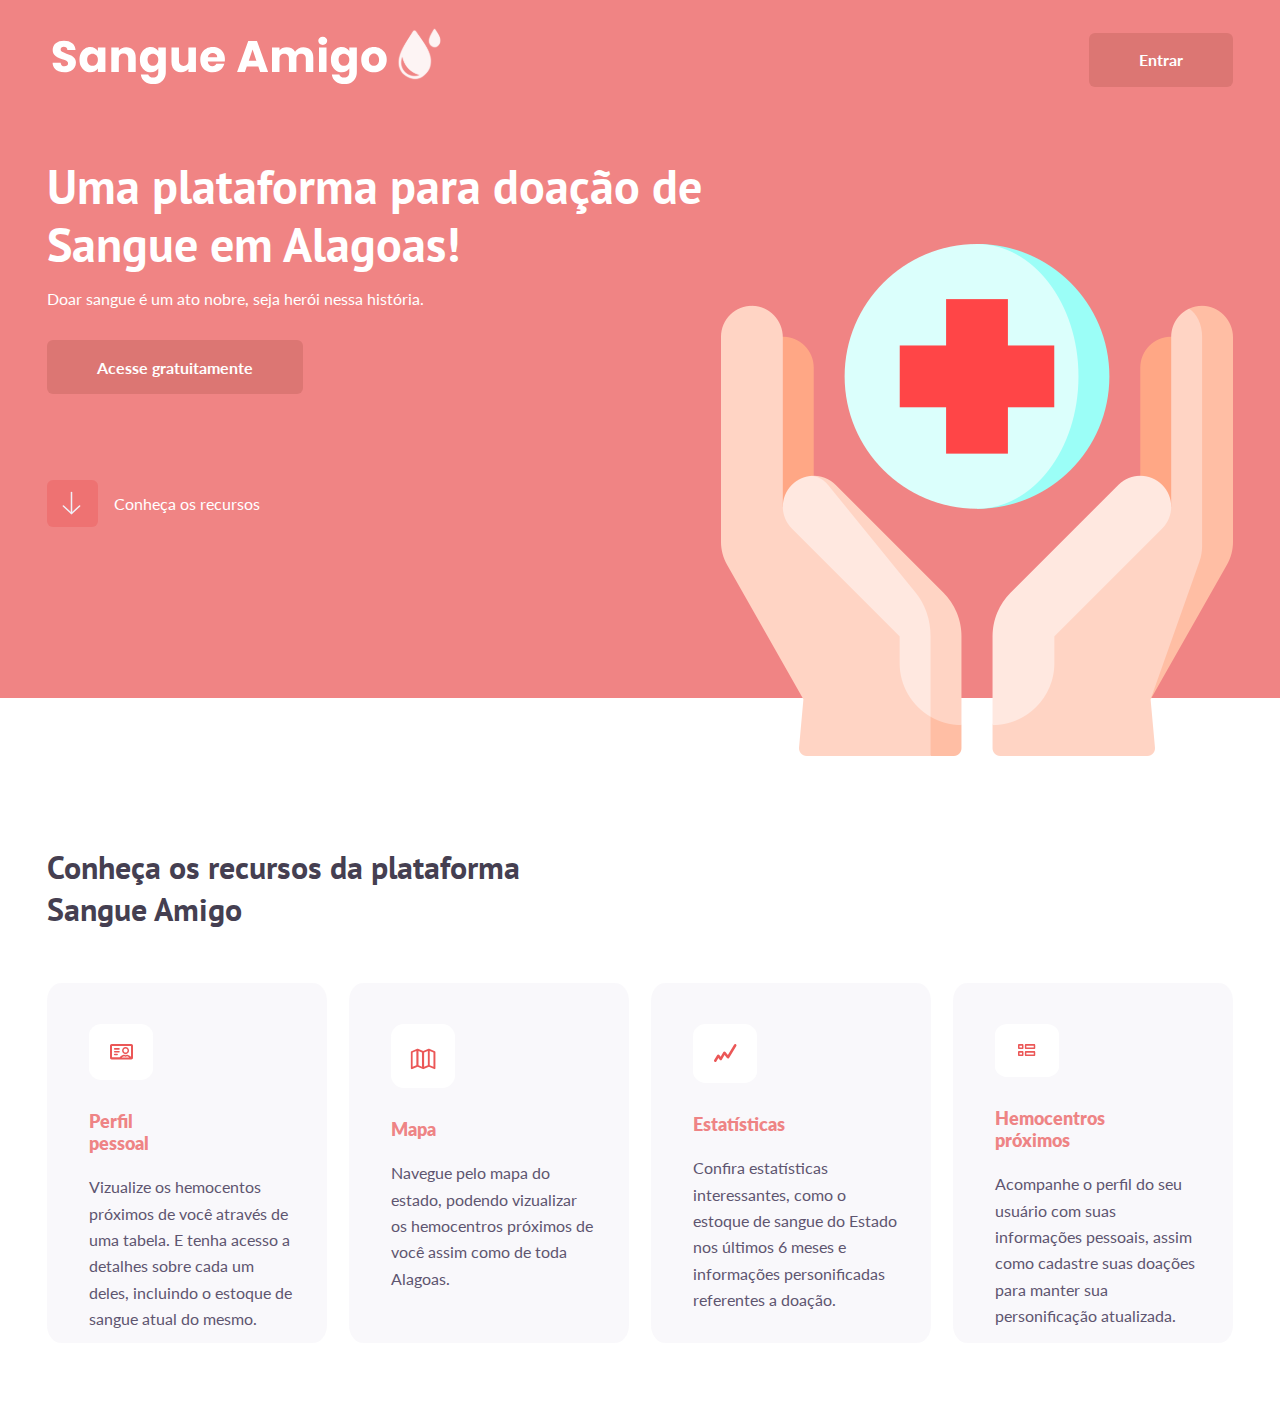
<file: index.html>
<!DOCTYPE html>
<html lang="pt-br">
  <head>
    <meta charset="UTF-8" />
    <meta http-equiv="X-UA-Compatible" content="IE=edge" />
    <meta name="viewport" content="width=device-width, initial-scale=1.0" />
    <link rel="stylesheet" href="./css/main.css" />
    <link rel="preconnect" href="https://fonts.googleapis.com" />
    <link rel="preconnect" href="https://fonts.gstatic.com" crossorigin />
    <link
      href="https://fonts.googleapis.com/css2?family=Lato:wght@400;700&family=PT+Sans:wght@700&display=swap"
      rel="stylesheet"
    />
    <link rel="icon" href="./img/title.png" />
    <title>Sangue Amigo</title>
  </head>
  <body>
    <header>
      <div class="container">
        <div class="imagem">
          <img src="./img/logoSangueWhite.svg" alt="logo KingHost" />
        </div>
        <div class="botoes">
          <div class="teste">
            <a href="./login.html"><button>Entrar</button></a>
          </div>
        </div>
      </div>
    </header>
    <div class="hero">
      <div class="rectangle1">
        <div class="container">
          <div class="text-hero">
            <h1>Uma plataforma para doação de Sangue em Alagoas!</h1>
            <p>Doar sangue é um ato nobre, seja herói nessa história.</p>
            <a href="./login.html"><button>Acesse gratuitamente</button></a>
            <div class="recursos" onclick="rolarParaSecao()">
              <img src="./img/setaSA.svg" alt="" />
              <span>Conheça os recursos</span>
            </div>
          </div>
          <div class="img-hero">
            <div class="desktop">
              <img src="./img/health (1).png" alt="" />
            </div>
            <div class="mobile">
              <img src="./img/health (1).png" alt="" />
            </div>
          </div>
        </div>
      </div>
    </div>
    <div class="semi-hero" id="secao-alvo">
      <div class="container">
        <div class="textos">
          <h2>Conheça os recursos da plataforma Sangue Amigo</h2>
        </div>
        <div class="cards">
          <div class="card">
            <div class="imagem">
              <div class="retangulo">
                <div class="icon">
                  <img src="./img/profile.svg" alt="" />
                </div>
              </div>
            </div>
            <div class="texts">
              <h3>Perfil pessoal</h3>
              <p>
                Vizualize os hemocentos próximos de você através de uma tabela. E tenha acesso 
                a detalhes sobre cada um deles, incluindo o estoque de sangue atual do mesmo.
              </p>
            </div>
          </div>
          <div class="card">
            <div class="imagem">
              <div class="retangulo">
                <div class="icon">
                  <img src="./img/maplp.svg" alt="" />
                </div>
              </div>
            </div>
            <div class="texts">
              <h3>Mapa</h3>
              <p>
                Navegue pelo mapa do estado, 
                podendo vizualizar os hemocentros próximos de você assim como de toda Alagoas.
              </p>
            </div>
          </div>
          <div class="card">
            <div class="imagem">
              <div class="retangulo">
                <div class="icon">
                  <img src="./img/graph.svg" alt="" />
                </div>
              </div>
            </div>
            <div class="texts">
              <h3>Estatísticas</h3>
              <p>
                Confira estatísticas interessantes, como o estoque de sangue do Estado 
                nos últimos 6 meses e informações personificadas referentes a doação.
              </p>
            </div>
          </div>
          <div class="card">
            <div class="imagem">
              <div class="retangulo">
                <div class="icon">
                  <img src="./img/nextHemo.svg" alt="" />
                </div>
              </div>
            </div>
            <div class="texts">
              <h3>Hemocentros próximos</h3>
              <p>
                Acompanhe o perfil do seu usuário com suas informações pessoais, 
                assim como cadastre suas doações para manter sua personificação atualizada.
              </p>
            </div>
          </div>
        </div>
        <div class="barrinha"></div>
      </div>
    </div>
  </body>
  <script>
    function rolarParaSecao() {
      const secaoAlvo = document.getElementById("secao-alvo");
      const posicaoAlvo = secaoAlvo.offsetTop;
      window.scrollTo({
        top: posicaoAlvo,
        behavior: "smooth",
      });
    }
  </script>
</html>
</file>
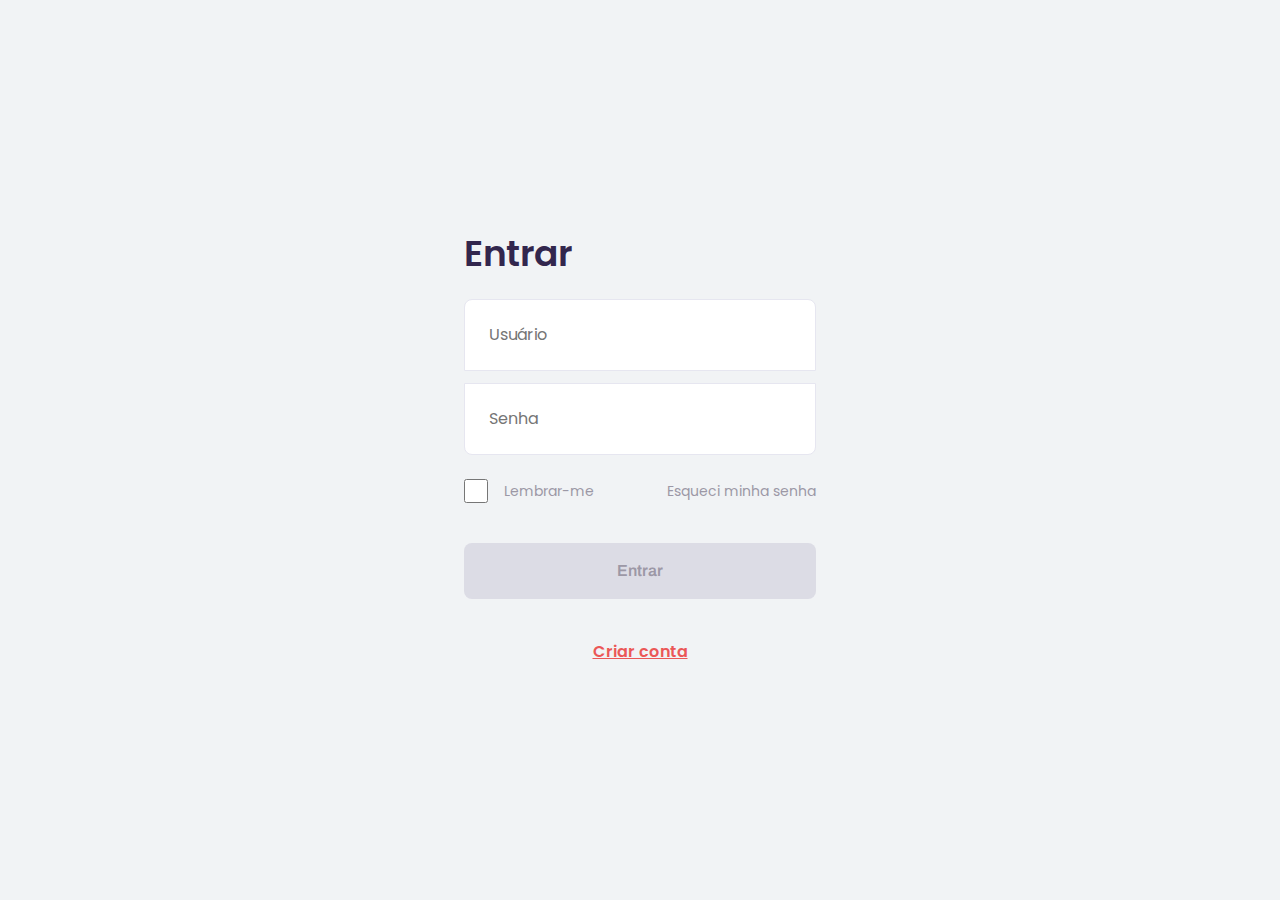
<file: indexhemo.html>
<!DOCTYPE html>
<html lang="pt-br">
  <head>
    <meta charset="UTF-8" />
    <meta name="viewport" content="width=device-width, initial-scale=1.0" />
    
    <link rel="stylesheet" href="./css/index.css" />
    <link rel="preconnect" href="https://fonts.googleapis.com" />
    <link rel="preconnect" href="https://fonts.gstatic.com" crossorigin />
    <link rel="preconnect" href="https://fonts.googleapis.com">
    <link rel="icon" href="./img/title.png" />
    <title>Sangue Amigo</title>
<link rel="preconnect" href="https://fonts.gstatic.com" crossorigin>
<link href="https://fonts.googleapis.com/css2?family=Archivo:wght@400;500;700&family=Poppins:wght@400;500;700&display=swap" rel="stylesheet">
  </head>
  <body>
    <main>
      <div class="contaainer">
        <div class="login-box">
          <h1>Entrar</h1>
          <form action="./homeHemocentro.html">
            <div class="entradas">
                <input type="text" name="login" id="login" placeholder="Usuário" />
                <input type="password" name="password" id="password" placeholder="Senha"/>
            </div>
            <div class="conjunto">
              <div class="left">
                <input type="checkbox" name="checkbox" id="checkbox" />
                <label for="checkbox">Lembrar-me</label>
              </div>
              <div class="right">
                <a href="./recoverpass.html"><p>Esqueci minha senha</p></a>
              </div>
            </div>
            <button type="submit">Entrar</button>
          </form>
          <a href="./cadastro.html">Criar conta</a>
        </div>
      </div>
    </main>
  </body>
</html>
</file>
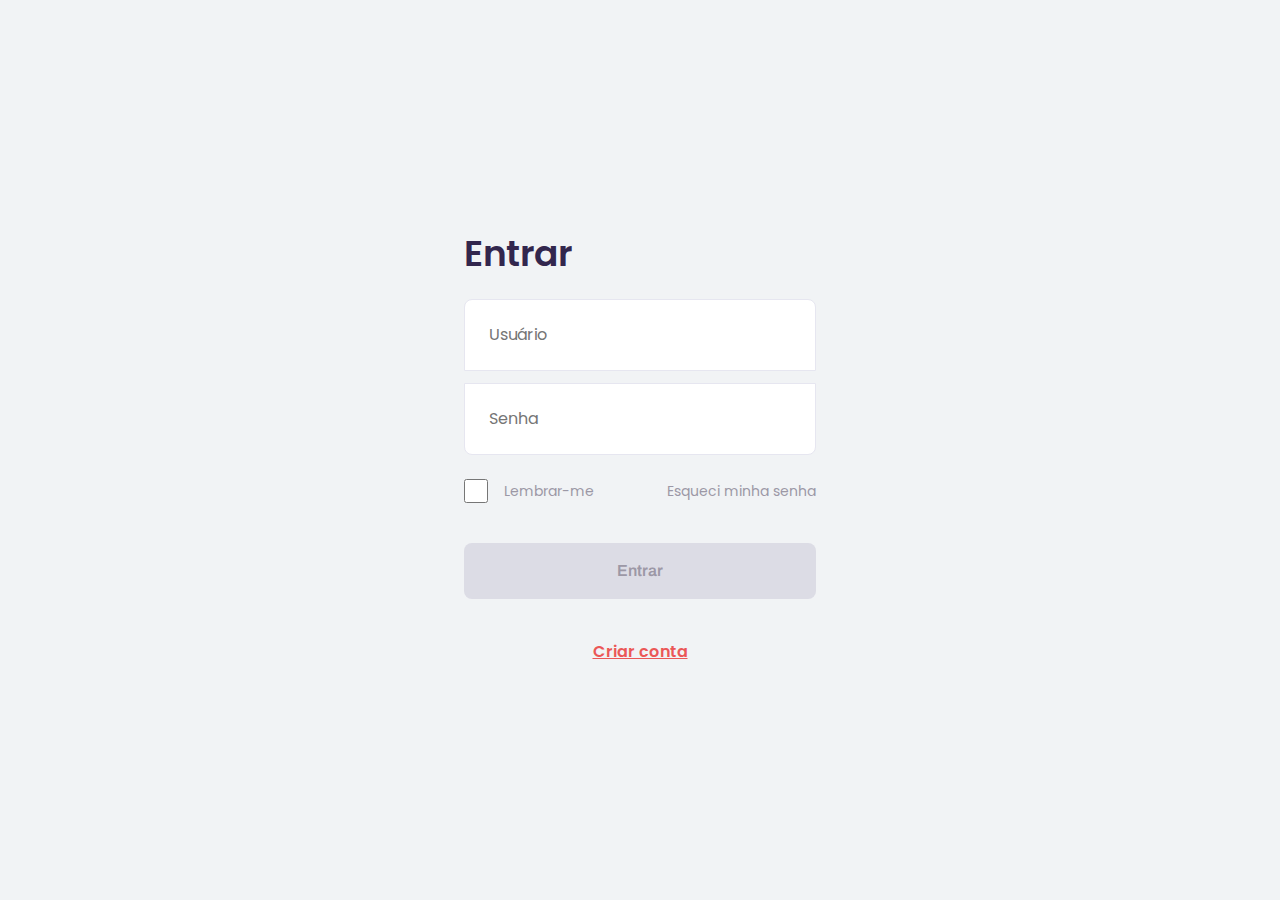
<file: login.html>
<!DOCTYPE html>
<html lang="pt-br">
  <head>
    <meta charset="UTF-8" />
    <meta name="viewport" content="width=device-width, initial-scale=1.0" />

    <link rel="stylesheet" href="./css/index.css" />
    <link rel="preconnect" href="https://fonts.googleapis.com" />
    <link rel="preconnect" href="https://fonts.gstatic.com" crossorigin />
    <link rel="preconnect" href="https://fonts.googleapis.com" />
    <link rel="icon" href="./img/title.png" />
    <title>Sangue Amigo</title>
    <link rel="preconnect" href="https://fonts.gstatic.com" crossorigin />
    <link
      href="https://fonts.googleapis.com/css2?family=Archivo:wght@400;500;700&family=Poppins:wght@400;500;700&display=swap"
      rel="stylesheet"
    />
  </head>
  <body>
    <main>
      <div class="contaainer">
        <div class="login-box">
          <h1>Entrar</h1>

          <form action="./home.html"  id="loginForm">

            <div class="entradas">
              <input
                type="text"
                name="login"
                id="login"
                placeholder="Usuário"
              />
              <input
                type="password"
                name="password"
                id="password"
                placeholder="Senha"
              />
            </div>

            <div class="conjunto">
              <div class="left">
                <input type="checkbox" name="checkbox" id="checkbox" />
                <label for="checkbox">Lembrar-me</label>
              </div>
              <div class="right">
                <a href="./recoverpass.html"><p>Esqueci minha senha</p></a>
              </div>
            </div>
            <button type="submit">Entrar</button>
          </form>

          <a href="./cadastro.html">Criar conta</a>

        </div>
      </div>
    </main>
  </body>

  <script src="login.js"></script>

</html>
</file>
<file: css/main.css>
*{margin:0;padding:0;box-sizing:border-box;border:none;outline:none;list-style:none;text-decoration:none;font-family:'Lato', sans-serif}html{font-size:62.5%}.container{width:100%;max-width:121.6rem;padding:0 1.5rem;margin:0 auto}button{color:#fff;display:inline-block;height:5.4rem;background-color:#dc7673;border-radius:6px;padding:0px 5rem;font-weight:bold;font-size:1.6rem;cursor:pointer;transition:all 0.3s}button:hover{background-color:#da615c;color:#fff}header{background-color:rgba(235,87,87,0.73);height:11.9rem;align-items:center;display:flex}header .imagem{cursor:pointer}header .container{display:flex;justify-content:space-between}header .container .botoes{display:flex;cursor:pointer}header .container .botoes .help{padding-right:5.6rem;display:inline-flex;align-items:center}header .container .botoes .teste{display:inline-flex;align-items:center}header .container .botoes span{color:#fff;padding-left:1.6rem;font-size:1.6rem}@media screen and (max-width: 605px){header .container .botoes{display:none}}@media screen and (max-width: 605px){header .container{justify-content:center}}.hero .rectangle1{background-color:rgba(235,87,87,0.73);width:100%;height:57.9rem}.hero .rectangle1 .container{display:flex;justify-content:center}.hero .rectangle1 .container .text-hero{padding-top:3.9rem}.hero .rectangle1 .container .text-hero h1{font-family:"PT Sans", sans-serif;color:#fff;font-weight:70rem;font-size:4.8rem;line-height:120%;padding-bottom:1.6rem}@media screen and (max-width: 820px){.hero .rectangle1 .container .text-hero h1{text-align:center;font-size:4rem}}.hero .rectangle1 .container .text-hero p{font-size:1.6rem;color:#fff;padding-bottom:3.2rem}@media screen and (max-width: 820px){.hero .rectangle1 .container .text-hero p{text-align:center}}.hero .rectangle1 .container .text-hero button{margin-bottom:8.6rem}@media screen and (max-width: 991px){.hero .rectangle1 .container .text-hero button{margin-bottom:2.5rem}}@media screen and (max-width: 1080px){.hero .rectangle1 .container .text-hero button{margin-bottom:2.5rem}}.hero .rectangle1 .container .text-hero .recursos{display:flex;align-items:center}.hero .rectangle1 .container .text-hero .recursos span{font-size:1.6rem;padding-left:1.6rem;color:#fff}@media screen and (max-width: 820px){.hero .rectangle1 .container .text-hero .recursos{display:flex;justify-content:center}}@media screen and (max-width: 991px){.hero .rectangle1 .container .text-hero{max-width:459px}}@media screen and (max-width: 820px){.hero .rectangle1 .container .text-hero{display:flex;flex-direction:column;padding-top:0}}.hero .rectangle1 .container .img-hero{padding-top:12.5rem;display:flex;justify-content:center}@media screen and (max-width: 991px){.hero .rectangle1 .container .img-hero .desktop img{max-width:100%}}@media screen and (max-width: 991px){.hero .rectangle1 .container .img-hero .desktop{padding-top:5.5rem}}@media screen and (max-width: 820px){.hero .rectangle1 .container .img-hero .desktop{padding-top:0 !important;max-width:80%;padding-right:3rem}}@media screen and (max-width: 600px){.hero .rectangle1 .container .img-hero .desktop{max-width:100%}}.hero .rectangle1 .container .img-hero .mobile{display:none;width:100%}@media screen and (max-width: 482px){.hero .rectangle1 .container .img-hero{padding-top:2rem}}@media screen and (max-width: 820px){.hero .rectangle1 .container{display:flex;flex-direction:column;align-items:center}}.semi-hero{margin-top:9.8rem;margin-bottom:5.8rem;background-color:#fff;width:100%;height:55.2rem}.semi-hero .container .textos{padding-top:5.1rem;display:flex;justify-content:space-between;align-items:center}.semi-hero .container .textos h2{font-family:"PT Sans", sans-serif;font-weight:700;font-size:3.2rem;line-height:130%;color:#453F51;max-width:50.2rem}@media screen and (max-width: 490px){.semi-hero .container .textos h2{text-align:center;padding-bottom:3rem}}.semi-hero .container .textos p{font-family:"Lato", sans-serif;font-weight:500;font-size:1.6rem;line-height:150%;color:#5E5570}@media screen and (max-width: 490px){.semi-hero .container .textos{display:flex;flex-direction:column;justify-content:center;padding-top:3rem}}.semi-hero .container .cards{margin-top:5.3rem;display:flex;justify-content:space-between}.semi-hero .container .cards .card{border-radius:5%;background-color:rgba(197,190,220,0.1);max-width:28rem;height:32.3rem;height:36rem}.semi-hero .container .cards .card .imagem{padding:4.1rem 17.4rem 3rem 4.2rem}.semi-hero .container .cards .card .imagem .retangulo{max-width:6.4rem;max-height:6.4rem;border-radius:20%;background-color:#fff}.semi-hero .container .cards .card .imagem .retangulo .icon{display:flex;justify-content:center;padding:2rem;align-items:center}.semi-hero .container .cards .card .texts h3{color:rgba(235,87,87,0.73);font-family:"Lato", sans-serif;font-weight:800;font-size:1.8rem;line-height:2.2rem;padding:0 13.2rem 2rem 4.2rem}.semi-hero .container .cards .card .texts p{font-family:"Lato";font-weight:400;font-size:1.6rem;line-height:165%;color:#5E5570;padding:0 3.4rem 6.8rem 4.2rem}@media screen and (max-width: 1130px){.semi-hero .container .cards{display:flex;flex-wrap:wrap}}@media screen and (max-width: 870px){.semi-hero .container .cards{justify-content:space-evenly}}@media screen and (max-width: 820px){.semi-hero .container{margin-top:25rem !important;padding-top:6rem}}@media screen and (max-width: 600px){.semi-hero .container{margin-top:20rem !important}}@media screen and (max-width: 490px){.semi-hero .container{margin-top:10rem !important}}
</file>
<file: css/index.css>
*{margin:0;padding:0;list-style:none;text-decoration:none;outline:none;border:none;box-sizing:border-box}img{display:block}html{background-color:#F1F3F5;font-size:62.5%}button,a{background-color:transparent;cursor:pointer}.container{position:absolute;left:18.5rem;top:17.8rem;right:6.8rem;background-color:rgba(230,230,242,0.3);bottom:6.9rem;border-radius:1rem}main .contaainer{width:100vw;height:100vh;display:flex;justify-content:center}main .contaainer .login-box{justify-content:center;display:flex;flex-direction:column}main .contaainer .login-box h1{color:#32264D;font-family:"Poppins", sans-serif;font-size:3.6rem;font-weight:600;line-height:3.6rem;margin-bottom:2.7rem}main .contaainer .login-box form{max-width:35.2rem}main .contaainer .login-box form .entradas input{width:100%;max-width:35.2rem;height:7.2rem;border:1px solid #e6e6f0;color:#9C98A6;font-family:Poppins;font-size:1.6rem;font-weight:400;line-height:2.4rem;padding-left:2.4rem}main .contaainer .login-box form .entradas input:first-child{border-radius:0.8rem 0.8rem 0rem 0rem;margin-bottom:1.2rem}main .contaainer .login-box form .entradas input:last-child{border-radius:0rem 0rem 0.8rem 0.8rem;margin-bottom:2.4rem}main .contaainer .login-box form .conjunto{display:flex;justify-content:space-between;margin-bottom:4rem;text-decoration-line:uns}main .contaainer .login-box form .conjunto .left{display:flex}main .contaainer .login-box form .conjunto .left input{margin-right:1.6rem}main .contaainer .login-box form .conjunto .left a{text-decoration-line:unset}main .contaainer .login-box form .conjunto .right a{text-decoration-line:unset}main .contaainer .login-box form .conjunto input{width:2.4rem;height:2.4rem}main .contaainer .login-box form .conjunto p,main .contaainer .login-box form .conjunto label{color:#9C98A6;font-family:"Poppins", sans-serif;font-size:1.4rem;font-style:normal;font-weight:400;line-height:2.4rem}main .contaainer .login-box form button{width:35.2rem;height:5.6rem;border-radius:0.8rem;background:#DCDCE5;color:#9C98A6;text-align:center;font-family:"Archivo", sans-serif;font-size:1.6rem;font-style:normal;font-weight:600;line-height:2.6rem;margin-bottom:4rem;transition:0.3s all}main .contaainer .login-box form button:hover{background:#eb5757;color:#fff}main .contaainer .login-box a{color:#eb5757;font-family:"Poppins", sans-serif;font-size:1.6rem;font-style:normal;font-weight:600;line-height:2.6rem;text-decoration-line:underline;text-align:center}
</file>
